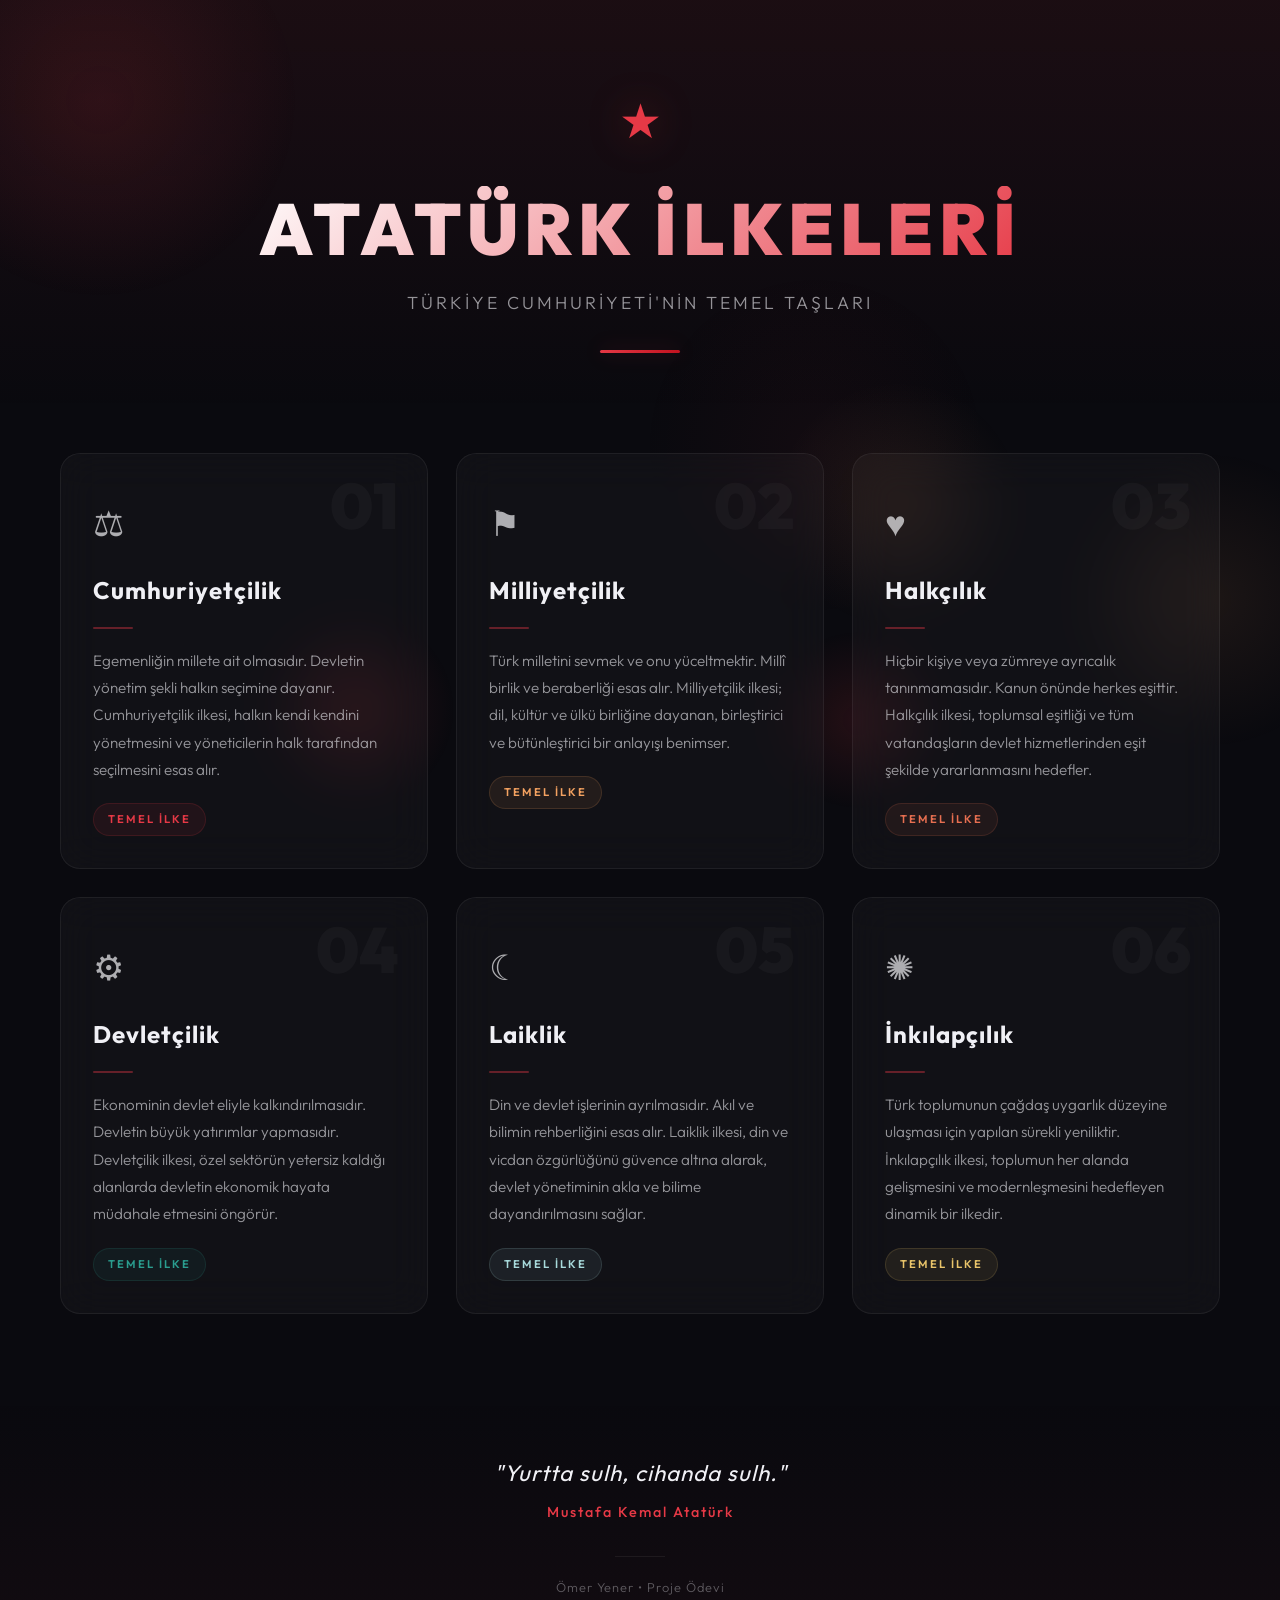
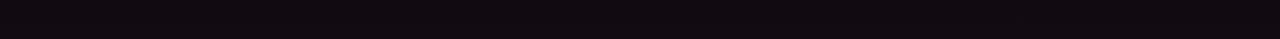
<file: Atatürk İlkeleri/index.html>
<!DOCTYPE html>
<html lang="tr">

<head>
     <meta charset="UTF-8">
     <meta name="viewport" content="width=device-width, initial-scale=1.0">
     <meta name="description"
          content="Atatürk İlkeleri - Cumhuriyetçilik, Milliyetçilik, Halkçılık, Devletçilik, Laiklik, İnkılapçılık">
     <title>Atatürk İlkeleri</title>
     <link rel="preconnect" href="https://fonts.googleapis.com">
     <link rel="preconnect" href="https://fonts.gstatic.com" crossorigin>
     <link href="https://fonts.googleapis.com/css2?family=Outfit:wght@300;400;500;600;700;800;900&display=swap"
          rel="stylesheet">
     <link rel="stylesheet" href="style.css">
</head>

<body>

     <!-- Animated Background Particles -->
     <div class="bg-particles">
          <div class="particle"></div>
          <div class="particle"></div>
          <div class="particle"></div>
          <div class="particle"></div>
          <div class="particle"></div>
          <div class="particle"></div>
     </div>

     <!-- Header -->
     <header class="header">
          <div class="header-content">
               <div class="star">&#9733;</div>
               <h1 class="title">ATATÜRK İLKELERİ</h1>
               <p class="subtitle">Türkiye Cumhuriyeti'nin temel taşları</p>
               <div class="header-line"></div>
          </div>
     </header>

     <!-- Main Content -->
     <main class="container">

          <!-- Principles Grid -->
          <div class="principles-grid">

               <!-- Cumhuriyetçilik -->
               <div class="card" id="cumhuriyetcilik">
                    <div class="card-icon">&#9878;</div>
                    <div class="card-number">01</div>
                    <h2 class="card-title">Cumhuriyetçilik</h2>
                    <div class="card-divider"></div>
                    <p class="card-text">
                         Egemenliğin millete ait olmasıdır. Devletin yönetim şekli halkın seçimine dayanır.
                         Cumhuriyetçilik ilkesi, halkın kendi kendini yönetmesini ve yöneticilerin halk tarafından
                         seçilmesini esas alır.
                    </p>
                    <div class="card-tag">Temel İlke</div>
               </div>

               <!-- Milliyetçilik -->
               <div class="card" id="milliyetcilik">
                    <div class="card-icon">&#9873;</div>
                    <div class="card-number">02</div>
                    <h2 class="card-title">Milliyetçilik</h2>
                    <div class="card-divider"></div>
                    <p class="card-text">
                         Türk milletini sevmek ve onu yüceltmektir. Millî birlik ve beraberliği esas alır.
                         Milliyetçilik ilkesi; dil, kültür ve ülkü birliğine dayanan, birleştirici ve
                         bütünleştirici bir anlayışı benimser.
                    </p>
                    <div class="card-tag">Temel İlke</div>
               </div>

               <!-- Halkçılık -->
               <div class="card" id="halkcilik">
                    <div class="card-icon">&#9829;</div>
                    <div class="card-number">03</div>
                    <h2 class="card-title">Halkçılık</h2>
                    <div class="card-divider"></div>
                    <p class="card-text">
                         Hiçbir kişiye veya zümreye ayrıcalık tanınmamasıdır. Kanun önünde herkes eşittir.
                         Halkçılık ilkesi, toplumsal eşitliği ve tüm vatandaşların devlet hizmetlerinden
                         eşit şekilde yararlanmasını hedefler.
                    </p>
                    <div class="card-tag">Temel İlke</div>
               </div>

               <!-- Devletçilik -->
               <div class="card" id="devletcilik">
                    <div class="card-icon">&#9881;</div>
                    <div class="card-number">04</div>
                    <h2 class="card-title">Devletçilik</h2>
                    <div class="card-divider"></div>
                    <p class="card-text">
                         Ekonominin devlet eliyle kalkındırılmasıdır. Devletin büyük yatırımlar yapmasıdır.
                         Devletçilik ilkesi, özel sektörün yetersiz kaldığı alanlarda devletin ekonomik
                         hayata müdahale etmesini öngörür.
                    </p>
                    <div class="card-tag">Temel İlke</div>
               </div>

               <!-- Laiklik -->
               <div class="card" id="laiklik">
                    <div class="card-icon">&#9790;</div>
                    <div class="card-number">05</div>
                    <h2 class="card-title">Laiklik</h2>
                    <div class="card-divider"></div>
                    <p class="card-text">
                         Din ve devlet işlerinin ayrılmasıdır. Akıl ve bilimin rehberliğini esas alır.
                         Laiklik ilkesi, din ve vicdan özgürlüğünü güvence altına alarak, devlet yönetiminin
                         akla ve bilime dayandırılmasını sağlar.
                    </p>
                    <div class="card-tag">Temel İlke</div>
               </div>

               <!-- İnkılapçılık -->
               <div class="card" id="inkilapcilik">
                    <div class="card-icon">&#10042;</div>
                    <div class="card-number">06</div>
                    <h2 class="card-title">İnkılapçılık</h2>
                    <div class="card-divider"></div>
                    <p class="card-text">
                         Türk toplumunun çağdaş uygarlık düzeyine ulaşması için yapılan sürekli yeniliktir.
                         İnkılapçılık ilkesi, toplumun her alanda gelişmesini ve modernleşmesini
                         hedefleyen dinamik bir ilkedir.
                    </p>
                    <div class="card-tag">Temel İlke</div>
               </div>

          </div>

     </main>

     <!-- Footer -->
     <footer class="footer">
          <div class="footer-content">
               <p class="quote">"Yurtta sulh, cihanda sulh."</p>
               <p class="author">Mustafa Kemal Atatürk</p>
               <div class="footer-line"></div>
               <p class="copyright">Ömer Yener &bull; Proje Ödevi</p>
          </div>
     </footer>

</body>

</html>
</file>
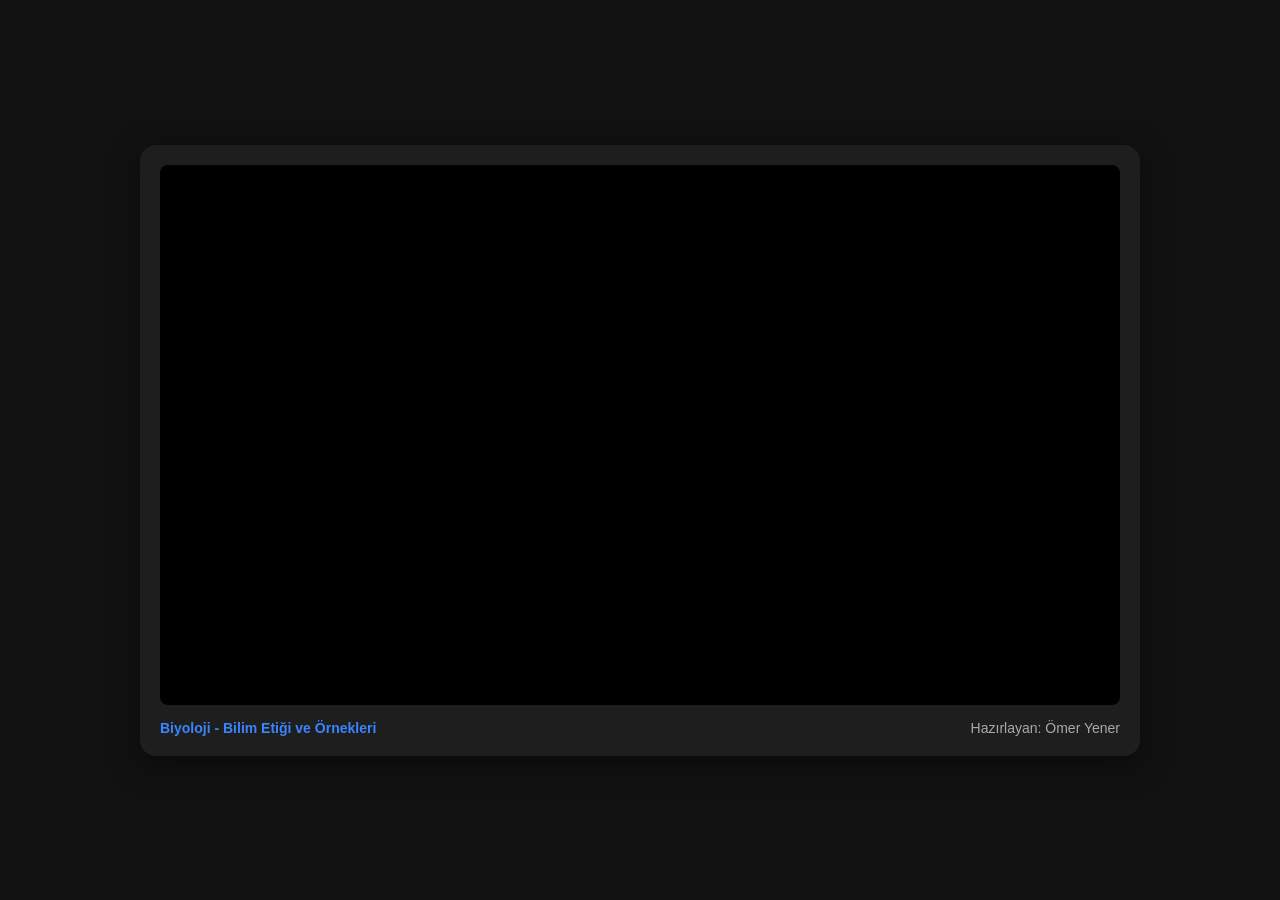
<file: Bilim Etiği/index.html>
<!DOCTYPE html>
<html lang="tr">
<head>
    <meta charset="UTF-8">
    <meta name="viewport" content="width=device-width, initial-scale=1.0">
    <title>Biyoloji - Ömer Yener</title>
    <style>
        /* Sayfa sıfırlama ve arka plan ayarları */
        body {
            margin: 0;
            padding: 0;
            background-color: #121212;
            color: #ffffff;
            font-family: 'Segoe UI', Tahoma, Geneva, Verdana, sans-serif;
            display: flex;
            flex-direction: column;
            align-items: center;
            justify-content: center;
            min-height: 100vh;
        }

        /* Oynatıcı konteyner alanı */
        .player-container {
            width: 90%;
            max-width: 1000px;
            background: #1e1e1e;
            padding: 20px;
            border-radius: 16px;
            box-shadow: 0 8px 32px rgba(0, 0, 0, 0.5);
            box-sizing: border-box;
        }

        /* Canva iframe gömme alanı (16:9 oran koruyucu) */
        .video-wrapper {
            position: relative;
            width: 100%;
            height: 0;
            padding-top: 56.25%; /* 16:9 Aspect Ratio */
            overflow: hidden;
            border-radius: 8px;
            background-color: #000;
        }

        .video-wrapper iframe {
            position: absolute;
            width: 100%;
            height: 100%;
            top: 0;
            left: 0;
            border: none;
        }

        /* Alt bilgi ve başlık alanı */
        .footer-info {
            margin-top: 15px;
            display: flex;
            justify-content: space-between;
            align-items: center;
            font-size: 14px;
        }

        .title {
            font-weight: 600;
            color: #e0e0e0;
        }

        .author {
            color: #aaaaaa;
        }

        .canva-link {
            color: #3985ff;
            text-decoration: none;
            transition: color 0.2s;
        }

        .canva-link:hover {
            text-decoration: underline;
            color: #66a3ff;
        }

        /* Mobil cihazlar için ufak font optimizasyonu */
        @media (max-width: 600px) {
            .footer-info {
                flex-direction: column;
                gap: 8px;
                text-align: center;
            }
        }
    </style>
</head>
<body>

    <div class="player-container">
        <!-- Oynatıcı Alanı -->
        <div class="video-wrapper">
            <iframe loading="lazy" src="https://www.canva.com/design/DAHYNGC5fcM/MtpwmcD8o4VK_uStEVBX3Q/view?embed" allowfullscreen="allowfullscreen" allow="fullscreen"></iframe>
        </div>
        
        <!-- Altyazı / Bilgi Alanı -->
        <div class="footer-info">
            <span class="title">
                <a class="canva-link" href="https://www.canva.com/design/DAHYNGC5fcM/MtpwmcD8o4VK_uStEVBX3Q/view?utm_content=DAHYNGC5fcM&amp;utm_campaign=designshare&amp;utm_medium=embeds&amp;utm_source=link" target="_blank" rel="noopener">Biyoloji - Bilim Etiği ve Örnekleri</a>
            </span>
            <span class="author">Hazırlayan: Ömer Yener</span>
        </div>
    </div>

</body>
</html>
</file>
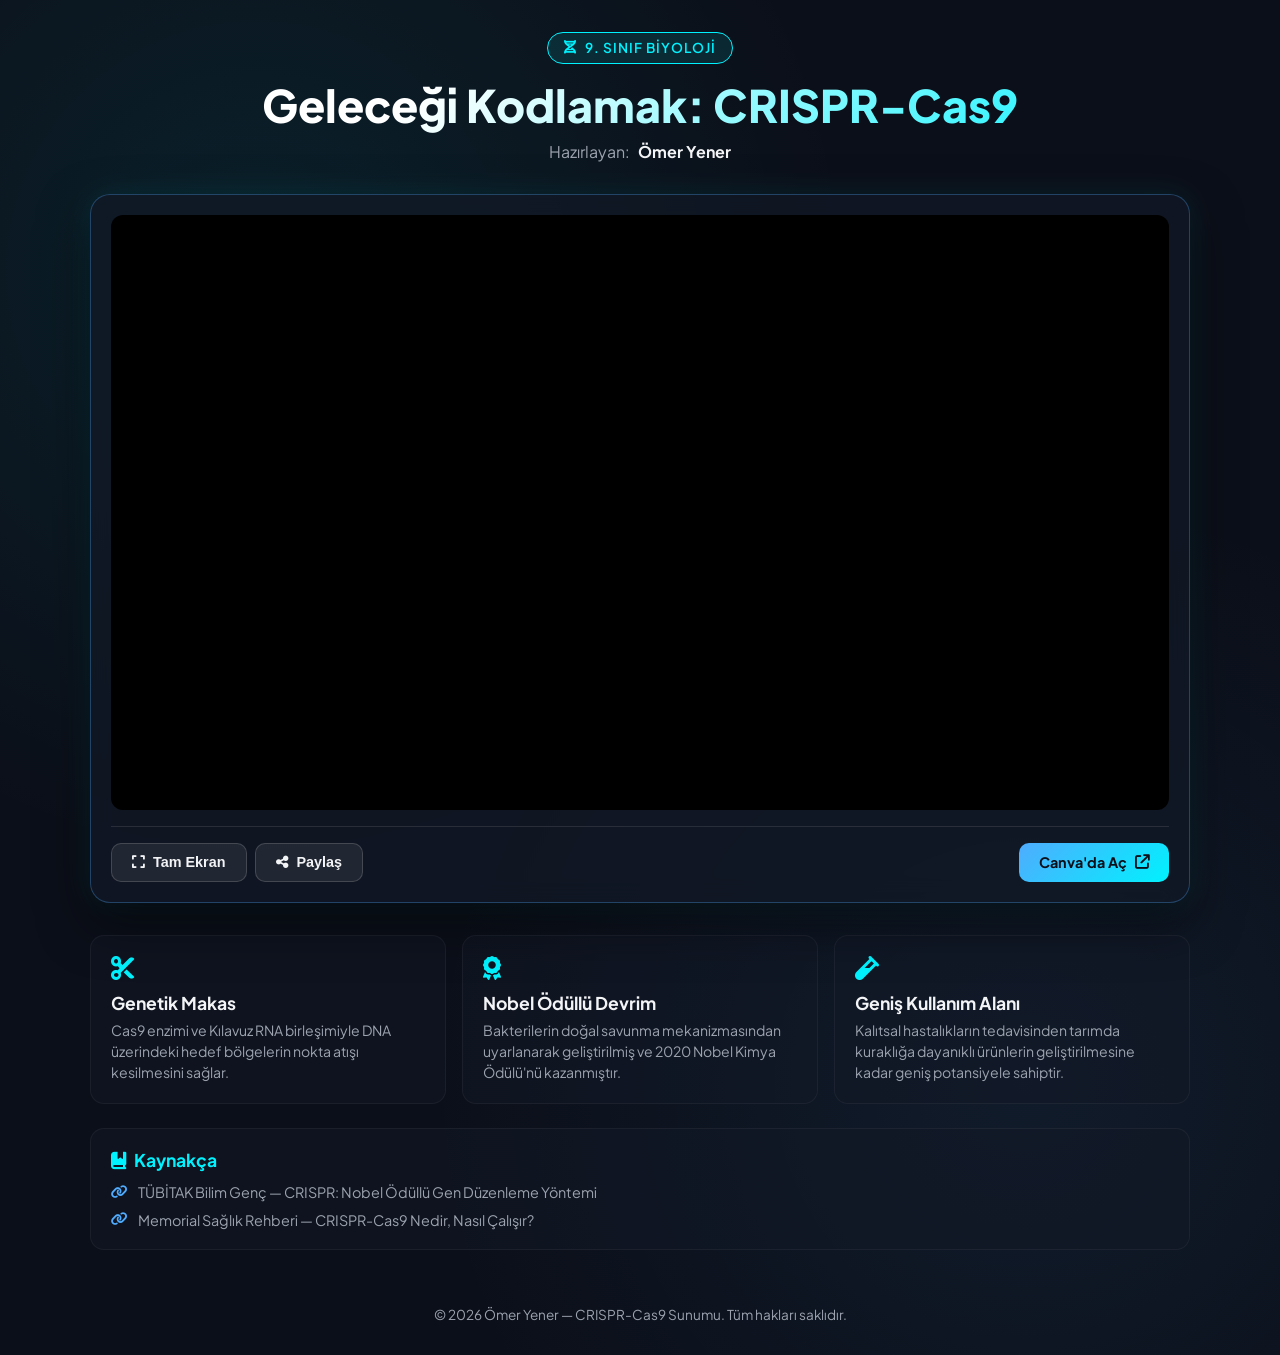
<file: CRISPR/index.html>
<!DOCTYPE html>
<html lang="tr">
<head>
    <meta charset="UTF-8">
    <meta name="viewport" content="width=device-width, initial-scale=1.0">
    <title>CRISPR-Cas9 Teknolojisi | Ömer Yener</title>
    <!-- Google Fonts & FontAwesome İkonları -->
    <link rel="preconnect" href="https://fonts.googleapis.com">
    <link rel="preconnect" href="https://fonts.gstatic.com" crossorigin>
    <link href="https://fonts.googleapis.com/css2?family=Plus+Jakarta+Sans:wght@300;400;600;800&display=swap" rel="stylesheet">
    <link rel="stylesheet" href="https://cdnjs.cloudflare.com/ajax/libs/font-awesome/6.4.0/css/all.min.css">

    <style>
        :root {
            --bg-color: #0b0f19;
            --card-bg: rgba(18, 24, 38, 0.75);
            --accent-cyan: #00f2fe;
            --accent-blue: #4facfe;
            --text-main: #f3f4f6;
            --text-muted: #9ca3af;
            --border-glow: rgba(79, 172, 254, 0.3);
        }

        * {
            box-sizing: border-box;
            margin: 0;
            padding: 0;
        }

        body {
            font-family: 'Plus Jakarta Sans', sans-serif;
            background-color: var(--bg-color);
            color: var(--text-main);
            min-height: 100vh;
            display: flex;
            flex-direction: column;
            align-items: center;
            justify-content: flex-start;
            padding: 2rem 1rem;
            background-image: 
                radial-gradient(circle at 20% 20%, rgba(0, 242, 254, 0.08) 0%, transparent 40%),
                radial-gradient(circle at 80% 80%, rgba(79, 172, 254, 0.08) 0%, transparent 40%);
        }

        .wrapper {
            width: 100%;
            max-width: 1100px;
            display: flex;
            flex-direction: column;
            gap: 1.5rem;
        }

        /* Üst Başlık & Yazar Bilgisi */
        header {
            text-align: center;
            margin-bottom: 0.5rem;
        }

        .badge {
            display: inline-flex;
            align-items: center;
            gap: 0.5rem;
            background: rgba(0, 242, 254, 0.1);
            border: 1px solid var(--accent-cyan);
            color: var(--accent-cyan);
            padding: 0.4rem 1rem;
            border-radius: 50px;
            font-size: 0.85rem;
            font-weight: 600;
            letter-spacing: 1px;
            text-transform: uppercase;
            margin-bottom: 0.75rem;
        }

        h1 {
            font-size: clamp(1.8rem, 4vw, 2.8rem);
            font-weight: 800;
            background: linear-gradient(135deg, #ffffff 30%, var(--accent-cyan) 100%);
            -webkit-background-clip: text;
            -webkit-text-fill-color: transparent;
            margin-bottom: 0.5rem;
        }

        .author-info {
            color: var(--text-muted);
            font-size: 1rem;
            display: flex;
            align-items: center;
            justify-content: center;
            gap: 0.5rem;
        }

        .author-info strong {
            color: var(--text-main);
        }

        /* Sunum Kartı / Glassmorphism */
        .presentation-card {
            background: var(--card-bg);
            border: 1px solid var(--border-glow);
            border-radius: 20px;
            padding: 1.25rem;
            backdrop-filter: blur(12px);
            box-shadow: 0 20px 50px rgba(0, 0, 0, 0.5),
                        0 0 30px rgba(0, 242, 254, 0.1);
            transition: border-color 0.3s ease;
        }

        .presentation-card:hover {
            border-color: rgba(0, 242, 254, 0.5);
        }

        .iframe-container {
            position: relative;
            width: 100%;
            height: 0;
            padding-top: 56.25%;
            overflow: hidden;
            border-radius: 12px;
            background-color: #000;
            will-change: transform;
        }

        .iframe-container iframe {
            position: absolute;
            top: 0;
            left: 0;
            width: 100%;
            height: 100%;
            border: none;
        }

        /* Alt Kontrol Barı */
        .action-bar {
            display: flex;
            justify-content: space-between;
            align-items: center;
            flex-wrap: wrap;
            gap: 1rem;
            margin-top: 1rem;
            padding-top: 1rem;
            border-top: 1px solid rgba(255, 255, 255, 0.1);
        }

        .action-btn {
            display: inline-flex;
            align-items: center;
            gap: 0.5rem;
            background: linear-gradient(135deg, var(--accent-blue), var(--accent-cyan));
            color: #0b0f19;
            text-decoration: none;
            padding: 0.65rem 1.25rem;
            border-radius: 10px;
            font-weight: 700;
            font-size: 0.9rem;
            transition: all 0.3s ease;
            border: none;
            cursor: pointer;
        }

        .action-btn:hover {
            transform: translateY(-2px);
            box-shadow: 0 5px 15px rgba(0, 242, 254, 0.4);
        }

        .action-btn.secondary {
            background: rgba(255, 255, 255, 0.08);
            color: var(--text-main);
            border: 1px solid rgba(255, 255, 255, 0.15);
        }

        .action-btn.secondary:hover {
            background: rgba(255, 255, 255, 0.15);
            box-shadow: none;
        }

        /* Bilgi Kartları */
        .info-grid {
            display: grid;
            grid-template-columns: repeat(auto-fit, minmax(280px, 1fr));
            gap: 1rem;
            margin-top: 0.5rem;
        }

        .info-card {
            background: rgba(18, 24, 38, 0.5);
            border: 1px solid rgba(255, 255, 255, 0.05);
            border-radius: 14px;
            padding: 1.25rem;
        }

        .info-card i {
            font-size: 1.5rem;
            color: var(--accent-cyan);
            margin-bottom: 0.75rem;
        }

        .info-card h3 {
            font-size: 1.1rem;
            margin-bottom: 0.4rem;
        }

        .info-card p {
            font-size: 0.88rem;
            color: var(--text-muted);
            line-height: 1.5;
        }

        /* Kaynakça Kartı */
        .references-card {
            background: rgba(18, 24, 38, 0.5);
            border: 1px solid rgba(255, 255, 255, 0.05);
            border-radius: 14px;
            padding: 1.25rem;
        }

        .references-card h3 {
            font-size: 1.1rem;
            margin-bottom: 0.75rem;
            display: flex;
            align-items: center;
            gap: 0.5rem;
            color: var(--accent-cyan);
        }

        .ref-list {
            list-style: none;
            display: flex;
            flex-direction: column;
            gap: 0.6rem;
        }

        .ref-list li {
            display: flex;
            align-items: center;
            gap: 0.6rem;
            font-size: 0.9rem;
        }

        .ref-list li i {
            color: var(--accent-blue);
            font-size: 0.85rem;
        }

        .ref-list a {
            color: var(--text-muted);
            text-decoration: none;
            transition: all 0.2s ease;
            word-break: break-all;
        }

        .ref-list a:hover {
            color: var(--accent-cyan);
            text-decoration: underline;
        }

        /* Footer */
        footer {
            margin-top: 2rem;
            text-align: center;
            font-size: 0.85rem;
            color: var(--text-muted);
        }

        @media (max-width: 600px) {
            .action-bar {
                flex-direction: column;
                align-items: stretch;
            }
            .action-btn {
                justify-content: center;
            }
        }
    </style>
</head>
<body>

    <div class="wrapper">
        <!-- Header -->
        <header>
            <div class="badge">
                <i class="fa-solid fa-dna"></i> 9. Sınıf Biyoloji
            </div>
            <h1>Geleceği Kodlamak: CRISPR-Cas9</h1>
            <div class="author-info">
                <span>Hazırlayan:</span>
                <strong>Ömer Yener</strong>
            </div>
        </header>

        <!-- Presentation Container -->
        <main class="presentation-card">
            <div class="iframe-container" id="embedContainer">
                <iframe loading="lazy" 
                        src="https://www.canva.com/design/DAHVYlVvUQc/Zrb_25TP2wc46DlgSxRV9w/view?embed" 
                        allowfullscreen="allowfullscreen" 
                        allow="fullscreen">
                </iframe>
            </div>

            <div class="action-bar">
                <div style="display: flex; gap: 0.5rem;">
                    <button class="action-btn secondary" onclick="toggleFullscreen()">
                        <i class="fa-solid fa-expand"></i> Tam Ekran
                    </button>
                    <button class="action-btn secondary" onclick="copyShareLink()">
                        <i class="fa-solid fa-share-nodes"></i> Paylaş
                    </button>
                </div>
                
                <a href="https://www.canva.com/design/DAHVYlVvUQc/Zrb_25TP2wc46DlgSxRV9w/view?utm_content=DAHVYlVvUQc&utm_campaign=designshare&utm_medium=embeds&utm_source=link" 
                   target="_blank" 
                   rel="noopener" 
                   class="action-btn">
                    Canva'da Aç <i class="fa-solid fa-arrow-up-right-from-square"></i>
                </a>
            </div>
        </main>

        <!-- Topic Info Grid -->
        <section class="info-grid">
            <div class="info-card">
                <i class="fa-solid fa-scissors"></i>
                <h3>Genetik Makas</h3>
                <p>Cas9 enzimi ve Kılavuz RNA birleşimiyle DNA üzerindeki hedef bölgelerin nokta atışı kesilmesini sağlar.</p>
            </div>
            <div class="info-card">
                <i class="fa-solid fa-award"></i>
                <h3>Nobel Ödüllü Devrim</h3>
                <p>Bakterilerin doğal savunma mekanizmasından uyarlanarak geliştirilmiş ve 2020 Nobel Kimya Ödülü'nü kazanmıştır.</p>
            </div>
            <div class="info-card">
                <i class="fa-solid fa-vial"></i>
                <h3>Geniş Kullanım Alanı</h3>
                <p>Kalıtsal hastalıkların tedavisinden tarımda kuraklığa dayanıklı ürünlerin geliştirilmesine kadar geniş potansiyele sahiptir.</p>
            </div>
        </section>

        <!-- Kaynakça Bölümü -->
        <section class="references-card">
            <h3><i class="fa-solid fa-book-bookmark"></i> Kaynakça</h3>
            <ul class="ref-list">
                <li>
                    <i class="fa-solid fa-link"></i>
                    <a href="https://bilimgenc.tubitak.gov.tr/makale/crispr-nobel-odullu-gen-duzenleme-yontemi" target="_blank" rel="noopener">
                        TÜBİTAK Bilim Genç — CRISPR: Nobel Ödüllü Gen Düzenleme Yöntemi
                    </a>
                </li>
                <li>
                    <i class="fa-solid fa-link"></i>
                    <a href="https://www.memorial.com.tr/saglik-rehberi/crispr-cas9-nedir" target="_blank" rel="noopener">
                        Memorial Sağlık Rehberi — CRISPR-Cas9 Nedir, Nasıl Çalışır?
                    </a>
                </li>
            </ul>
        </section>

        <!-- Footer -->
        <footer>
            <p>© 2026 Ömer Yener — CRISPR-Cas9 Sunumu. Tüm hakları saklıdır.</p>
        </footer>
    </div>

    <script>
        function toggleFullscreen() {
            const container = document.getElementById('embedContainer');
            if (!document.fullscreenElement) {
                if (container.requestFullscreen) {
                    container.requestFullscreen();
                } else if (container.webkitRequestFullscreen) {
                    container.webkitRequestFullscreen();
                } else if (container.msRequestFullscreen) {
                    container.msRequestFullscreen();
                }
            } else {
                if (document.exitFullscreen) {
                    document.exitFullscreen();
                }
            }
        }

        function copyShareLink() {
            navigator.clipboard.writeText(window.location.href).then(() => {
                alert('Sayfa bağlantısı kopyalandı!');
            }).catch(err => {
                console.error('Kopyalama başarısız: ', err);
            });
        }
    </script>
</body>
</html>
</file>
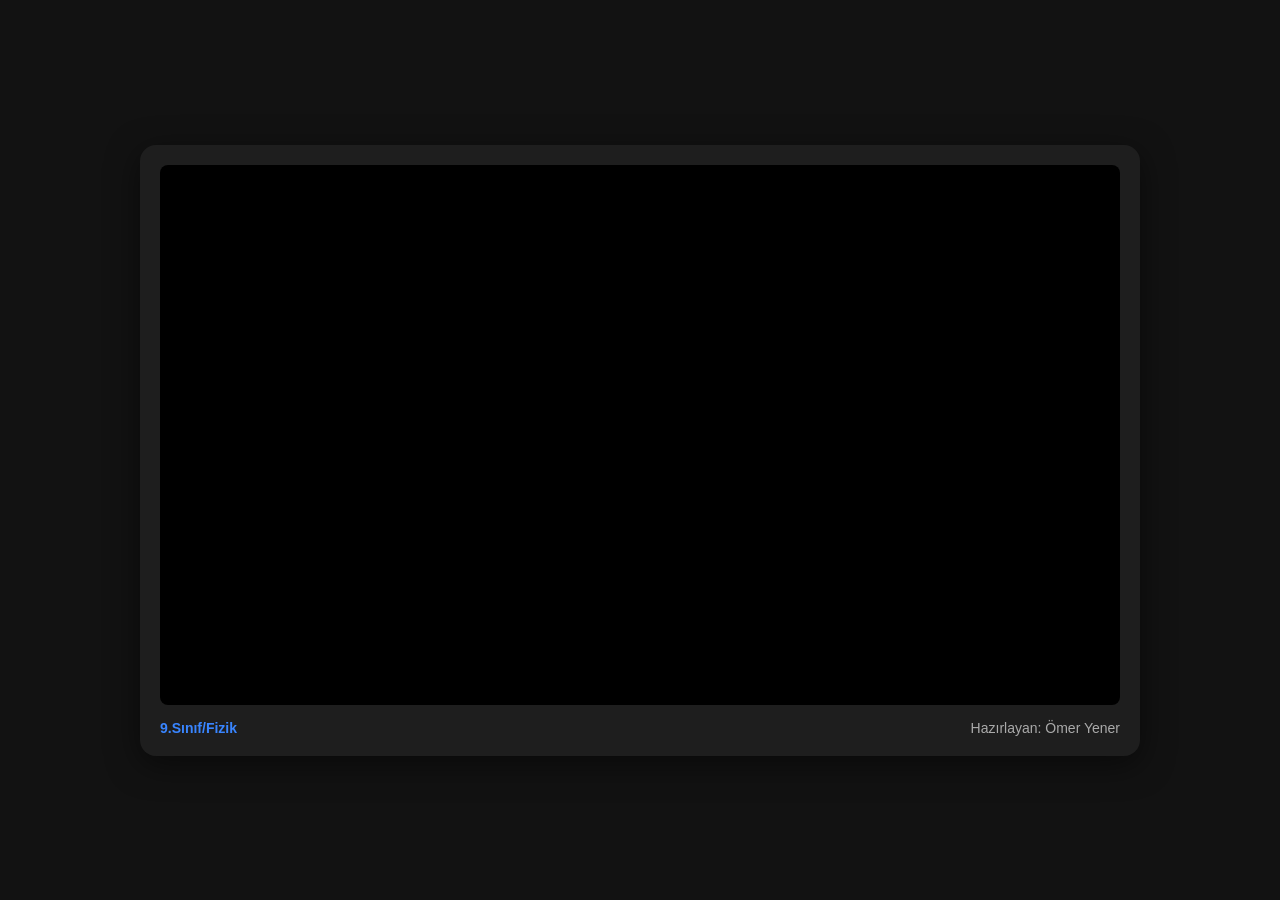
<file: Newton/index.html>
<!DOCTYPE html>
<html lang="tr">
<head>
    <meta charset="UTF-8">
    <meta name="viewport" content="width=device-width, initial-scale=1.0">
    <title>9. Sınıf Fizik - Ömer Yener</title>
    <style>
        /* Sayfa sıfırlama ve arka plan ayarları */
        body {
            margin: 0;
            padding: 0;
            background-color: #121212;
            color: #ffffff;
            font-family: 'Segoe UI', Tahoma, Geneva, Verdana, sans-serif;
            display: flex;
            flex-direction: column;
            align-items: center;
            justify-content: center;
            min-height: 100vh;
        }

        /* Oynatıcı konteyner alanı */
        .player-container {
            width: 90%;
            max-width: 1000px;
            background: #1e1e1e;
            padding: 20px;
            border-radius: 16px;
            box-shadow: 0 8px 32px rgba(0, 0, 0, 0.5);
            box-sizing: border-box;
        }

        /* Canva iframe gömme alanı (16:9 oran koruyucu) */
        .video-wrapper {
            position: relative;
            width: 100%;
            height: 0;
            padding-top: 56.25%; /* 16:9 Aspect Ratio */
            overflow: hidden;
            border-radius: 8px;
            background-color: #000;
        }

        .video-wrapper iframe {
            position: absolute;
            width: 100%;
            height: 100%;
            top: 0;
            left: 0;
            border: none;
        }

        /* Alt bilgi ve başlık alanı */
        .footer-info {
            margin-top: 15px;
            display: flex;
            justify-content: space-between;
            align-items: center;
            font-size: 14px;
        }

        .title {
            font-weight: 600;
            color: #e0e0e0;
        }

        .author {
            color: #aaaaaa;
        }

        .canva-link {
            color: #3985ff;
            text-decoration: none;
            transition: color 0.2s;
        }

        .canva-link:hover {
            text-decoration: underline;
            color: #66a3ff;
        }

        /* Mobil cihazlar için ufak font optimizasyonu */
        @media (max-width: 600px) {
            .footer-info {
                flex-direction: column;
                gap: 8px;
                text-align: center;
            }
        }
    </style>
</head>
<body>

    <div class="player-container">
        <!-- Oynatıcı Alanı -->
        <div class="video-wrapper">
            <iframe loading="lazy" src="https://www.canva.com/design/DAHXJ9dxlRs/Ub0UR2V1MFTTS6cOT84Q3Q/view?embed" allowfullscreen="allowfullscreen" allow="fullscreen"></iframe>
        </div>
        
        <!-- Altyazı / Bilgi Alanı -->
        <div class="footer-info">
            <span class="title">
                <a class="canva-link" href="https://canva.com" target="_blank" rel="noopener">9.Sınıf/Fizik</a>
            </span>
            <span class="author">Hazırlayan: Ömer Yener</span>
        </div>
    </div>

</body>
</html>
</file>
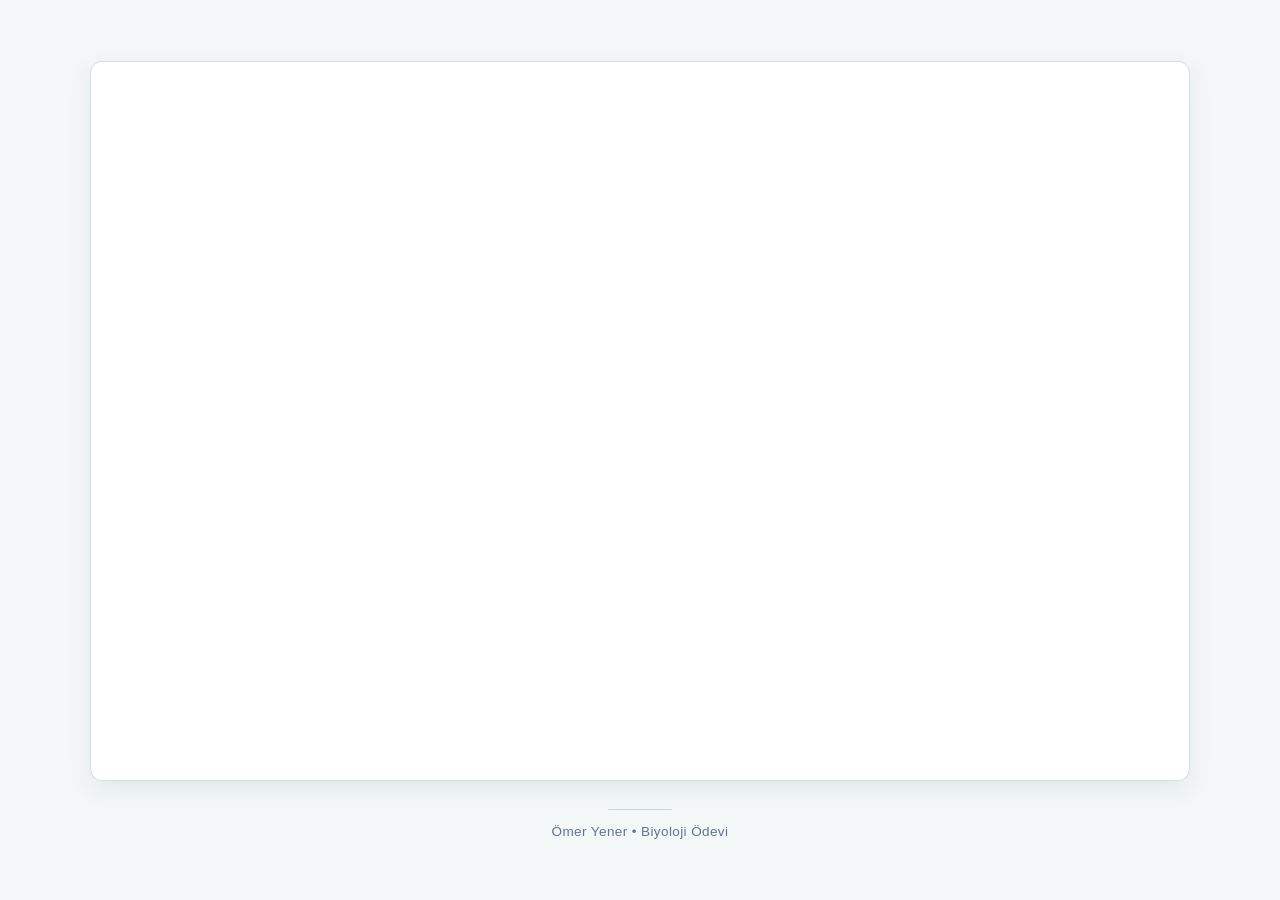
<file: Virüsler Zihin Haritası/index.html>
<!DOCTYPE html>
<html lang="tr">

<head>
  <meta charset="UTF-8">
  <meta name="viewport" content="width=device-width, initial-scale=1.0">
  <title>Virüsler - Zihin Haritası</title>
  <style>
    * {
      box-sizing: border-box;
      margin: 0;
      padding: 0;
    }

    body {
      background-color: #f4f7f8;
      display: flex;
      flex-direction: column;
      justify-content: center;
      align-items: center;
      min-height: 100vh;
      padding: 24px 20px;
      font-family: -apple-system, BlinkMacSystemFont, "Segoe UI", Roboto, sans-serif;
    }

    .iframe-container {
      width: 100%;
      max-width: 1100px;
      height: 80vh;
      min-height: 580px;
      background-color: #ffffff;
      border: 1px solid #d1e0e2;
      border-radius: 12px;
      box-shadow: 0 8px 24px rgba(19, 70, 73, 0.08);
      overflow: hidden;
      /* Taşan alt çubuğu gizler */
      position: relative;
    }

    .iframe-container iframe {
      width: 100%;
      height: calc(100% + 50px);
      /* Alt çubuk yüksekliği kadar aşağı uzatır */
      border: none;
      display: block;
    }

    /* Alt Bilgi (Footer) Alanı */
    .footer {
      margin-top: 28px;
      display: flex;
      flex-direction: column;
      align-items: center;
      gap: 14px;
    }

    .footer-line {
      width: 64px;
      height: 1.5px;
      background-color: #cbd5e1;
      border-radius: 2px;
    }

    .footer-text {
      font-size: 13.5px;
      font-weight: 500;
      color: #64748b;
      letter-spacing: 0.4px;
    }
  </style>
</head>

<body>

  <div class="iframe-container">
    <iframe src="https://app.xmind.com/embed/LSsKgeTE?sheet-id=59fb78ea-077c-4b42-8681-b2e147528de7"
      allowfullscreen="true" loading="lazy">
    </iframe>
  </div>

  <footer class="footer">
    <div class="footer-line"></div>
    <p class="footer-text">Ömer Yener • Biyoloji Ödevi</p>
  </footer>

</body>

</html>
</file>
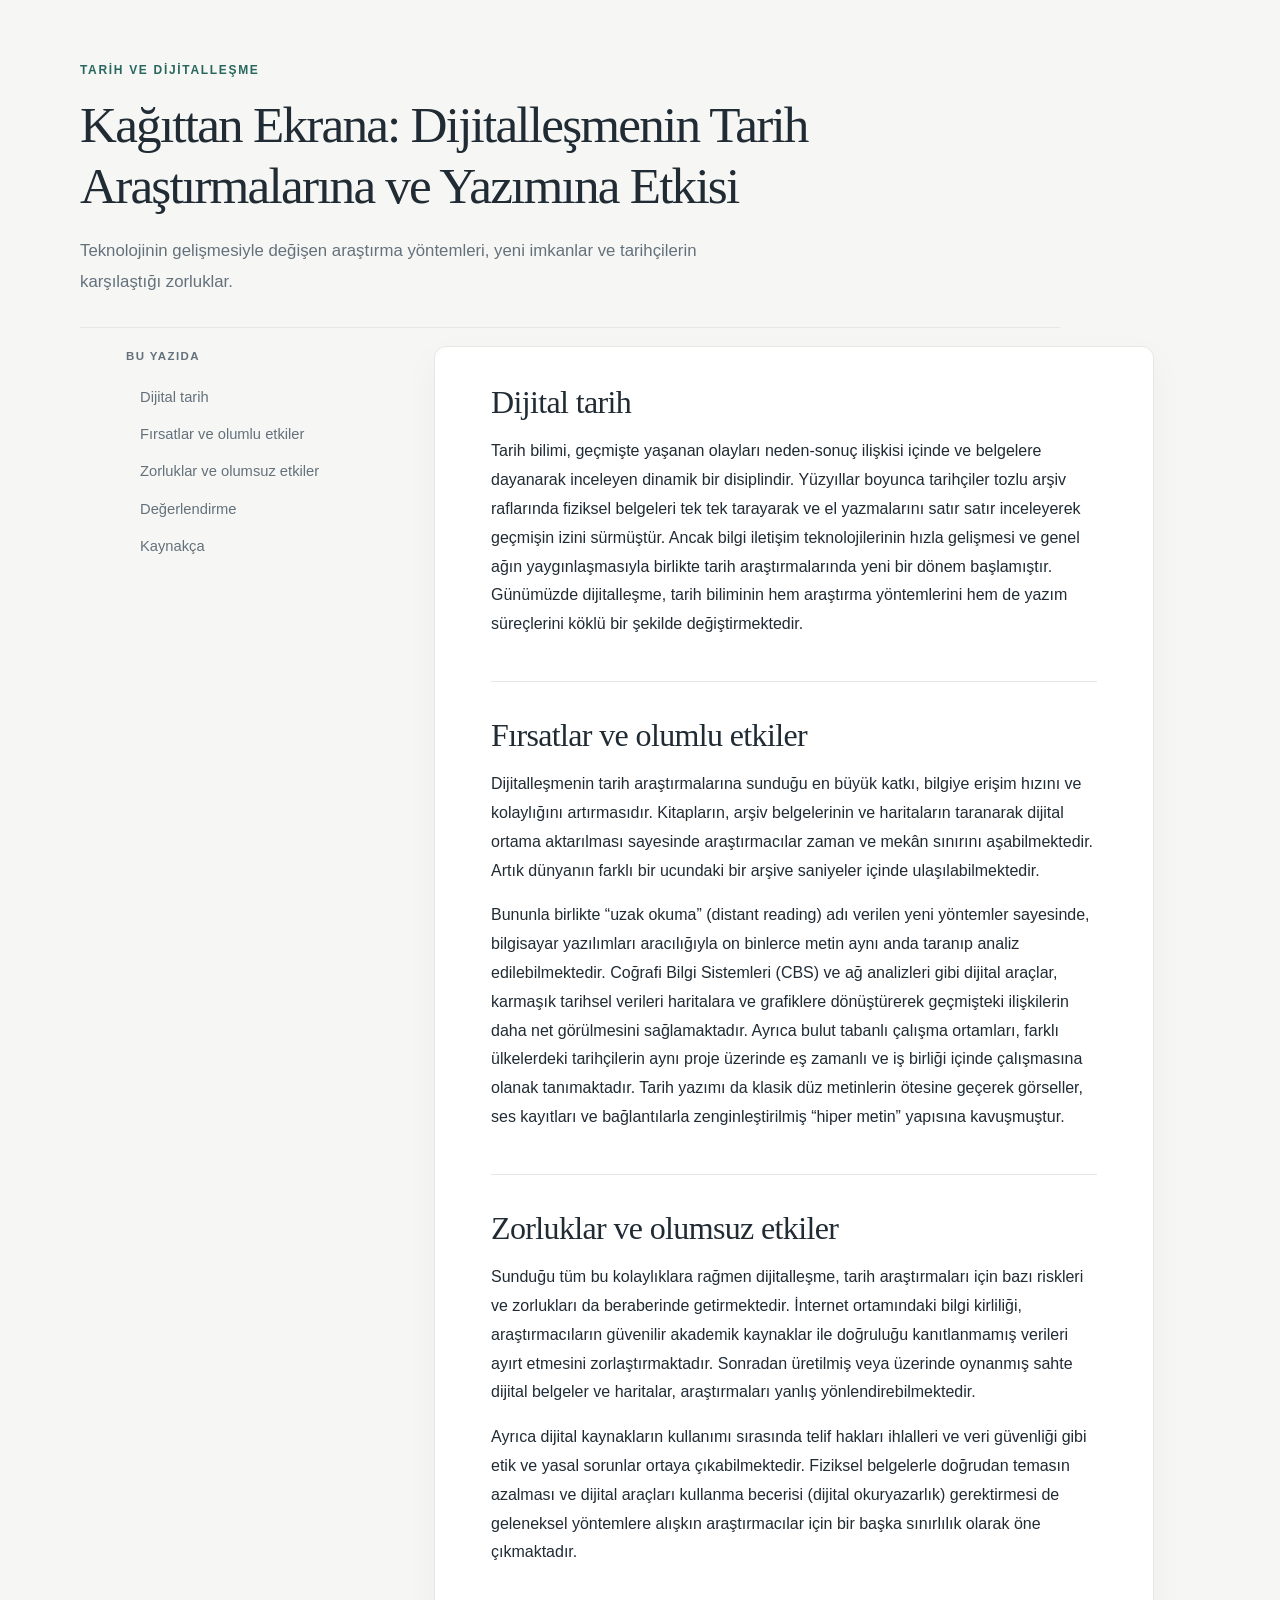
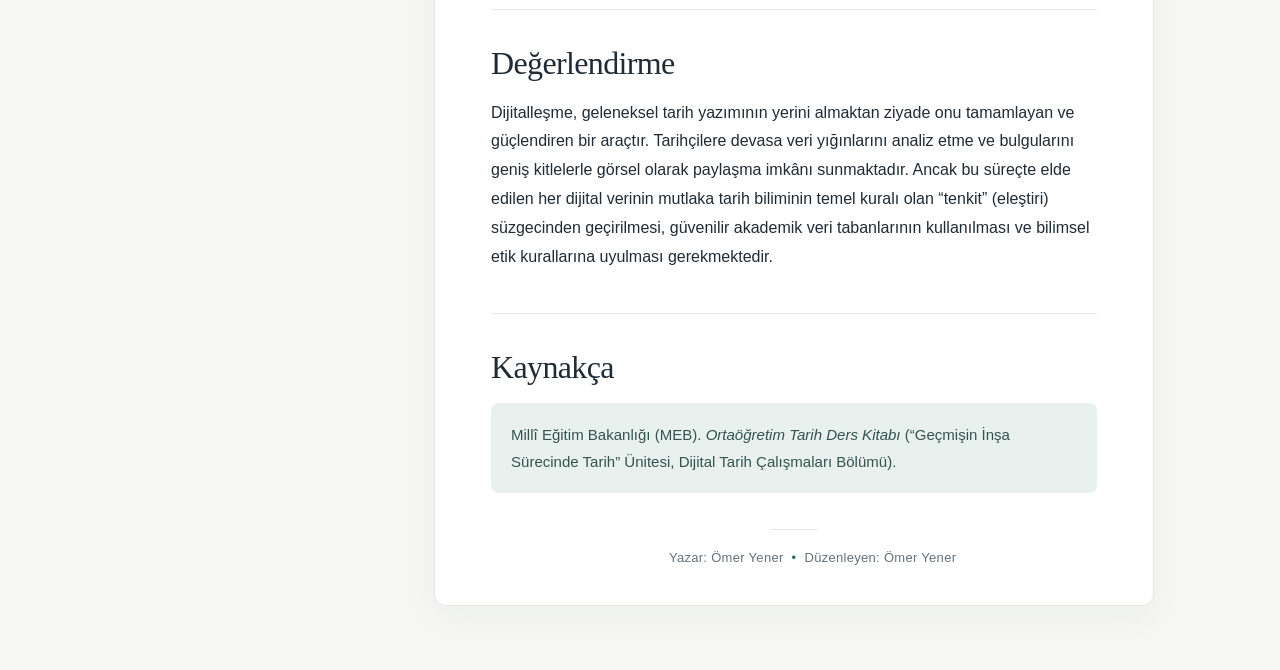
<file: Bloglar/tarih-ve-dijitallesme/index.html>
<!DOCTYPE html>
<html lang="tr">

<head>
  <meta charset="UTF-8">
  <meta name="viewport" content="width=device-width, initial-scale=1.0">
  <meta name="theme-color" content="#f6f7f5">
  <meta name="description" content="Dijitalleşmenin tarih araştırmalarına ve tarih yazımına etkileri.">
  <title>Tarih ve Dijitalleşme</title>
  <style>
    :root {
      color-scheme: light;
      --paper: #f6f7f5;
      --surface: #ffffff;
      --ink: #202b34;
      --muted: #64717b;
      --accent: #28665d;
      --accent-soft: #e8f1ed;
      --line: #e4e9e6;
      --serif: Georgia, "Times New Roman", serif;
      --sans: "Segoe UI", Arial, sans-serif;
    }

    * {
      box-sizing: border-box;
    }

    html {
      scroll-behavior: smooth;
      scroll-padding-top: 2rem;
    }

    body {
      margin: 0;
      background: var(--paper);
      color: var(--ink);
      font-family: var(--sans);
      font-size: 16px;
      line-height: 1.8;
      -webkit-font-smoothing: antialiased;
    }

    a {
      color: inherit;
    }

    .page {
      width: min(1120px, calc(100% - 48px));
      margin: 0 auto;
      padding: 48px 0 64px;
    }

    .eyebrow {
      margin: 0 0 12px;
      color: var(--accent);
      font-size: 0.75rem;
      font-weight: 700;
      letter-spacing: 0.14em;
      text-transform: uppercase;
    }

    .hero {
      max-width: 980px;
      margin: 0;
      padding: 12px 0 30px;
      border-bottom: 1px solid var(--line);
    }

    h1,
    h2 {
      font-family: var(--serif);
      font-weight: 500;
      line-height: 1.2;
    }

    h1 {
      max-width: 920px;
      margin: 0;
      font-size: clamp(2.1rem, 4vw, 3.25rem);
      letter-spacing: -0.035em;
      text-wrap: balance;
    }

    .hero-intro {
      max-width: 680px;
      margin: 20px 0 0;
      color: var(--muted);
      font-size: 1.05rem;
    }

    .layout {
      display: grid;
      grid-template-columns: 220px minmax(0, 720px);
      justify-content: center;
      gap: clamp(32px, 7vw, 88px);
      align-items: start;
    }

    .contents {
      position: sticky;
      top: 28px;
      padding: 18px 0;
      min-width: 0;
    }

    .contents-title {
      margin: 0 0 12px;
      color: var(--muted);
      font-size: 0.72rem;
      font-weight: 700;
      letter-spacing: 0.12em;
      text-transform: uppercase;
    }

    .contents ul {
      margin: 0;
      padding: 0;
      list-style: none;
    }

    .contents a {
      display: block;
      padding: 8px 12px;
      border-left: 2px solid transparent;
      color: var(--muted);
      font-size: 0.92rem;
      line-height: 1.45;
      text-decoration: none;
      transition: color 160ms ease, background-color 160ms ease, border-color 160ms ease;
    }

    .contents a:hover,
    .contents a:focus-visible {
      border-left-color: var(--accent);
      background: var(--accent-soft);
      color: var(--accent);
      outline: none;
    }

    main {
      margin-top: 18px;
      min-width: 0;
    }

    .article {
      padding: 36px clamp(24px, 5vw, 56px);
      border: 1px solid var(--line);
      border-radius: 12px;
      background: var(--surface);
      box-shadow: 0 12px 36px rgb(28 43 37 / 4%);
    }

    .article section+section {
      margin-top: 42px;
      padding-top: 34px;
      border-top: 1px solid var(--line);
    }

    h2 {
      margin: 0 0 16px;
      font-size: clamp(1.55rem, 3vw, 2rem);
      letter-spacing: -0.02em;
      scroll-margin-top: 24px;
    }

    p {
      margin: 0 0 16px;
    }

    p:last-child {
      margin-bottom: 0;
    }

    .source {
      padding: 18px 20px;
      border-radius: 8px;
      background: var(--accent-soft);
      color: #35544d;
      font-size: 0.94rem;
    }

    .source-label {
      display: block;
      margin-bottom: 4px;
      color: var(--accent);
      font-size: 0.7rem;
      font-weight: 700;
      letter-spacing: 0.12em;
      text-transform: uppercase;
    }

    @media (max-width: 760px) {
      .page {
        width: min(100% - 32px, 680px);
        padding-top: 28px;
      }

      .hero {
        margin-bottom: 22px;
      }

      .layout {
        grid-template-columns: 1fr;
        gap: 12px;
      }

      .contents {
        position: static;
        padding: 0 0 8px;
      }

      .contents ul {
        display: flex;
        flex-wrap: wrap;
        gap: 8px;
        max-width: 100%;
        padding-bottom: 8px;
      }

      .contents li {
        flex: 0 0 auto;
      }

      .contents a {
        padding: 8px 11px;
        border: 1px solid var(--line);
        border-radius: 999px;
        background: var(--surface);
        font-size: 0.84rem;
        white-space: nowrap;
      }

      .contents a:hover,
      .contents a:focus-visible {
        border-color: var(--accent);
      }

      .article {
        padding: 28px 22px;
      }
    }

    @media (prefers-reduced-motion: reduce) {
      html {
        scroll-behavior: auto;
      }

      *,
      *::before,
      *::after {
        transition-duration: 0.01ms !important;
      }
    }

    .article-footer {
      margin-top: 36px;
      text-align: center;
      color: var(--muted);
      font-size: 13px;
      font-weight: 500;
      letter-spacing: 0.3px;
    }

    .footer-divider {
      border: none;
      height: 1px;
      background: var(--line);
      width: 48px;
      margin: 0 auto 16px;
    }

    .footer-authors {
      display: flex;
      justify-content: center;
      align-items: center;
      gap: 8px;
    }

    .author-left {
      flex: 1;
      text-align: right;
    }

    .author-separator {
      flex: 0 0 auto;
      color: var(--accent);
    }

    .author-right {
      flex: 1;
      text-align: left;
    }
  </style>
</head>

<body>
  <div class="page">
    <header class="hero">
      <p class="eyebrow">Tarih ve dijitalleşme</p>
      <h1>Kağıttan Ekrana: Dijitalleşmenin Tarih Araştırmalarına ve Yazımına Etkisi</h1>
      <p class="hero-intro">
        Teknolojinin gelişmesiyle değişen araştırma yöntemleri, yeni imkanlar ve tarihçilerin karşılaştığı zorluklar.
      </p>
    </header>

    <div class="layout">
      <nav class="contents" aria-label="Sayfa bölümleri">
        <p class="contents-title">Bu yazıda</p>
        <ul>
          <li><a href="#giris">Dijital tarih</a></li>
          <li><a href="#firsatlar">Fırsatlar ve olumlu etkiler</a></li>
          <li><a href="#zorluklar">Zorluklar ve olumsuz etkiler</a></li>
          <li><a href="#degerlendirme">Değerlendirme</a></li>
          <li><a href="#kaynakca">Kaynakça</a></li>
        </ul>
      </nav>

      <main>
        <article class="article">
          <section id="giris" aria-labelledby="giris-baslik">
            <h2 id="giris-baslik">Dijital tarih</h2>
            <p>
              Tarih bilimi, geçmişte yaşanan olayları neden-sonuç ilişkisi içinde ve belgelere dayanarak inceleyen
              dinamik
              bir disiplindir. Yüzyıllar boyunca tarihçiler tozlu arşiv raflarında fiziksel belgeleri tek tek tarayarak
              ve
              el yazmalarını satır satır inceleyerek geçmişin izini sürmüştür. Ancak bilgi iletişim teknolojilerinin
              hızla
              gelişmesi ve genel ağın yaygınlaşmasıyla birlikte tarih araştırmalarında yeni bir dönem başlamıştır.
              Günümüzde dijitalleşme, tarih biliminin hem araştırma yöntemlerini hem de yazım süreçlerini köklü bir
              şekilde
              değiştirmektedir.
            </p>
          </section>

          <section id="firsatlar" aria-labelledby="firsatlar-baslik">
            <h2 id="firsatlar-baslik">Fırsatlar ve olumlu etkiler</h2>
            <p>
              Dijitalleşmenin tarih araştırmalarına sunduğu en büyük katkı, bilgiye erişim hızını ve kolaylığını
              artırmasıdır. Kitapların, arşiv belgelerinin ve haritaların taranarak dijital ortama aktarılması sayesinde
              araştırmacılar zaman ve mekân sınırını aşabilmektedir. Artık dünyanın farklı bir ucundaki bir arşive
              saniyeler içinde ulaşılabilmektedir.
            </p>
            <p>
              Bununla birlikte “uzak okuma” (distant reading) adı verilen yeni yöntemler sayesinde, bilgisayar
              yazılımları
              aracılığıyla on binlerce metin aynı anda taranıp analiz edilebilmektedir. Coğrafi Bilgi Sistemleri (CBS)
              ve
              ağ analizleri gibi dijital araçlar, karmaşık tarihsel verileri haritalara ve grafiklere dönüştürerek
              geçmişteki ilişkilerin daha net görülmesini sağlamaktadır. Ayrıca bulut tabanlı çalışma ortamları, farklı
              ülkelerdeki tarihçilerin aynı proje üzerinde eş zamanlı ve iş birliği içinde çalışmasına olanak
              tanımaktadır.
              Tarih yazımı da klasik düz metinlerin ötesine geçerek görseller, ses kayıtları ve bağlantılarla
              zenginleştirilmiş “hiper metin” yapısına kavuşmuştur.
            </p>
          </section>

          <section id="zorluklar" aria-labelledby="zorluklar-baslik">
            <h2 id="zorluklar-baslik">Zorluklar ve olumsuz etkiler</h2>
            <p>
              Sunduğu tüm bu kolaylıklara rağmen dijitalleşme, tarih araştırmaları için bazı riskleri ve zorlukları da
              beraberinde getirmektedir. İnternet ortamındaki bilgi kirliliği, araştırmacıların güvenilir akademik
              kaynaklar ile doğruluğu kanıtlanmamış verileri ayırt etmesini zorlaştırmaktadır. Sonradan üretilmiş veya
              üzerinde oynanmış sahte dijital belgeler ve haritalar, araştırmaları yanlış yönlendirebilmektedir.
            </p>
            <p>
              Ayrıca dijital kaynakların kullanımı sırasında telif hakları ihlalleri ve veri güvenliği gibi etik ve
              yasal
              sorunlar ortaya çıkabilmektedir. Fiziksel belgelerle doğrudan temasın azalması ve dijital araçları
              kullanma
              becerisi (dijital okuryazarlık) gerektirmesi de geleneksel yöntemlere alışkın araştırmacılar için bir
              başka
              sınırlılık olarak öne çıkmaktadır.
            </p>
          </section>

          <section id="degerlendirme" aria-labelledby="degerlendirme-baslik">
            <h2 id="degerlendirme-baslik">Değerlendirme</h2>
            <p>
              Dijitalleşme, geleneksel tarih yazımının yerini almaktan ziyade onu tamamlayan ve güçlendiren bir araçtır.
              Tarihçilere devasa veri yığınlarını analiz etme ve bulgularını geniş kitlelerle görsel olarak paylaşma
              imkânı
              sunmaktadır. Ancak bu süreçte elde edilen her dijital verinin mutlaka tarih biliminin temel kuralı olan
              “tenkit” (eleştiri) süzgecinden geçirilmesi, güvenilir akademik veri tabanlarının kullanılması ve bilimsel
              etik kurallarına uyulması gerekmektedir.
            </p>
          </section>

          <section id="kaynakca" aria-labelledby="kaynakca-baslik">
            <h2 id="kaynakca-baslik">Kaynakça</h2>
            <p class="source">
              Millî Eğitim Bakanlığı (MEB). <em>Ortaöğretim Tarih Ders Kitabı</em> (“Geçmişin İnşa Sürecinde Tarih”
              Ünitesi, Dijital Tarih Çalışmaları Bölümü).
            </p>
          </section>
          <div class="article-footer">
            <hr class="footer-divider">
            <div class="footer-authors">
              <div class="author-left">Yazar: Ömer Yener</div>
              <div class="author-separator">•</div>
              <div class="author-right">Düzenleyen: Ömer Yener</div>
            </div>
          </div>
        </article>
      </main>
    </div>
  </div>
</body>

</html>
</file>
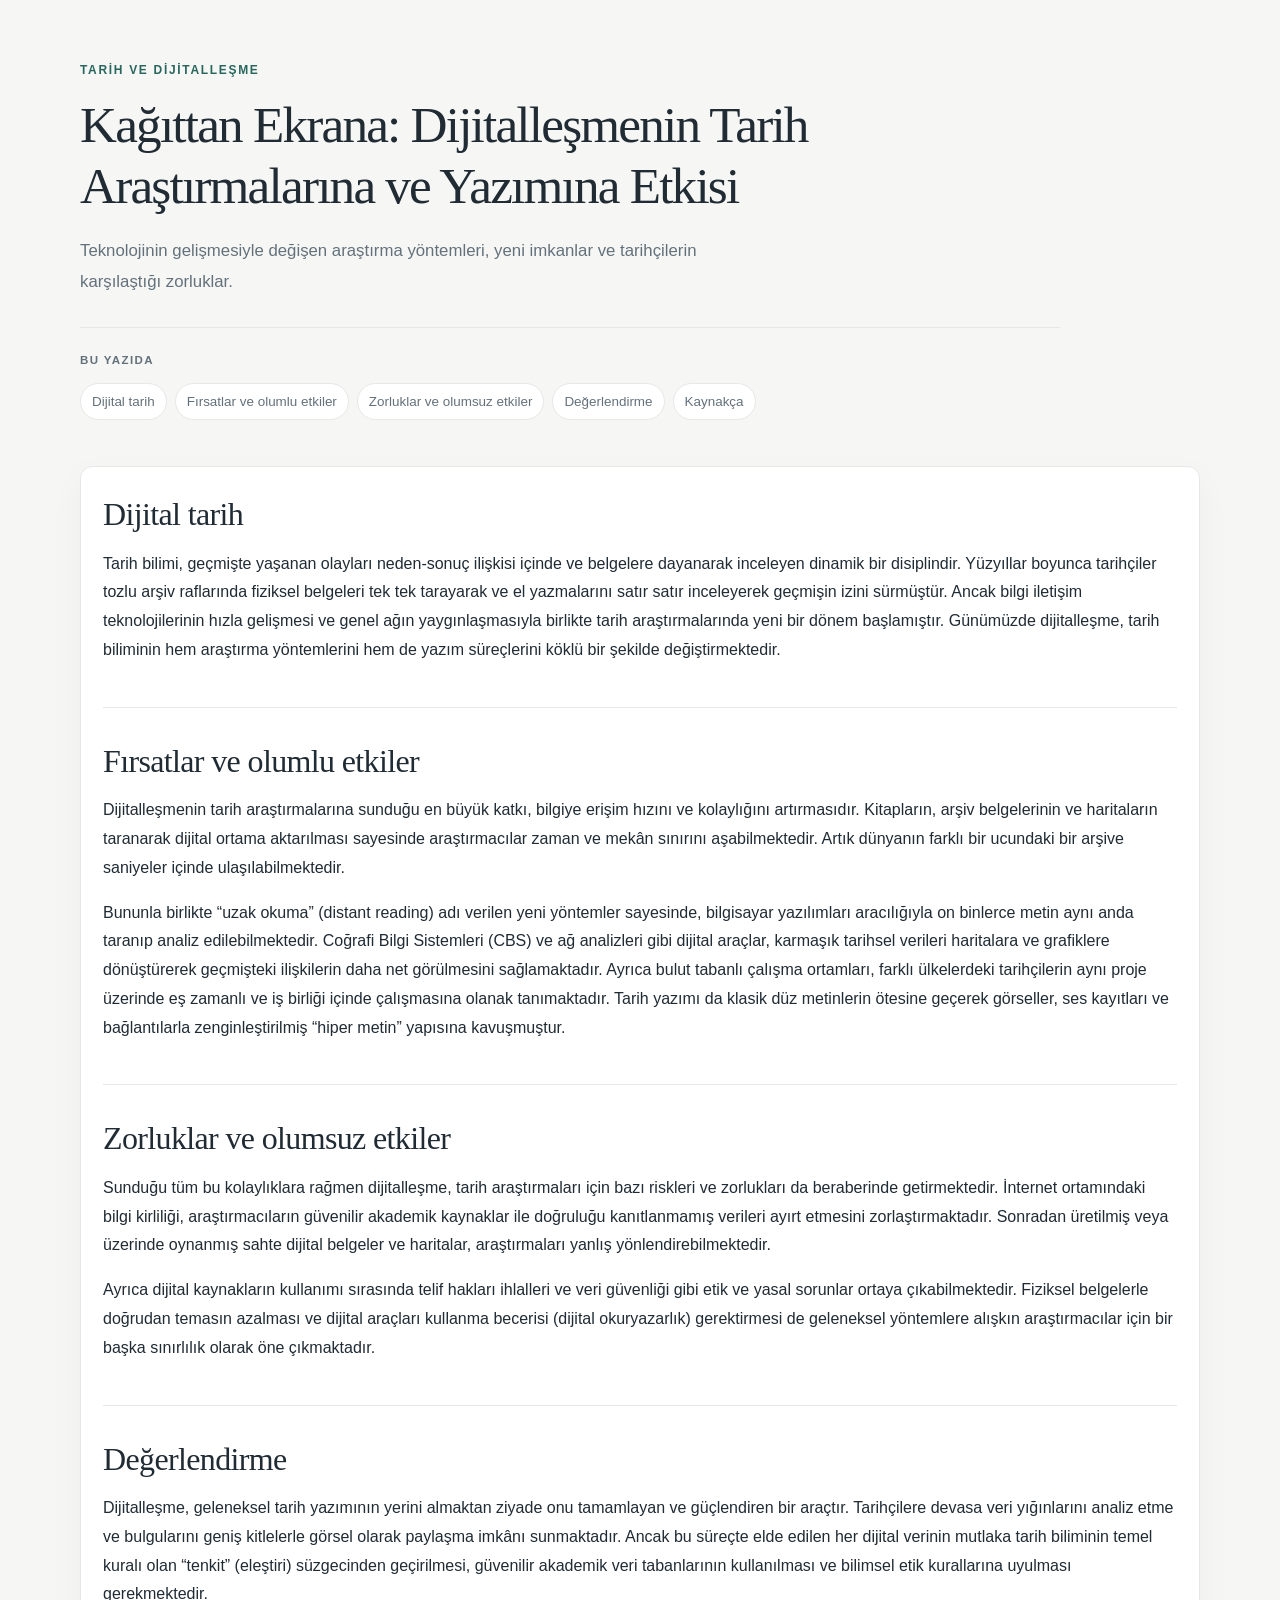
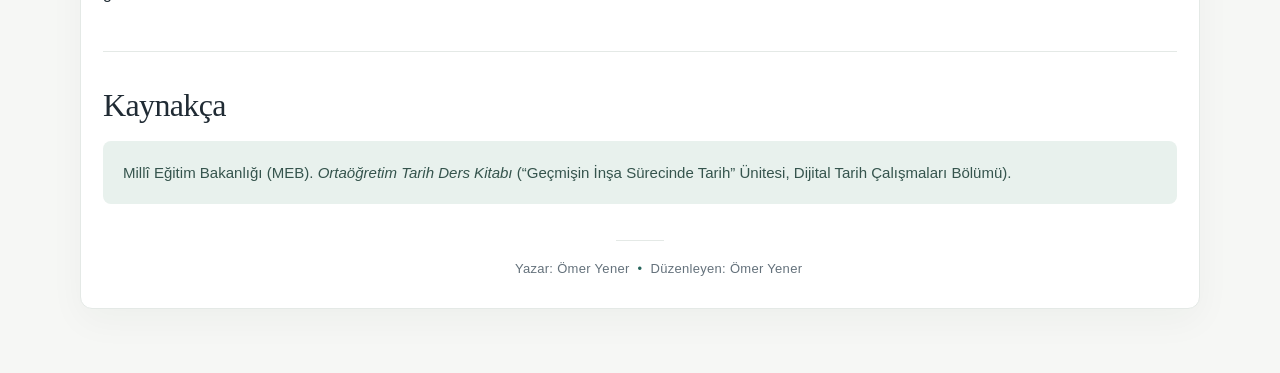
<file: Bloglar/tarih-ve-dijitallesme.html>
<!DOCTYPE html>
<html lang="tr">

<head>
  <meta charset="UTF-8">
  <meta name="viewport" content="width=device-width, initial-scale=1.0">
  <meta name="theme-color" content="#f6f7f5">
  <meta name="description" content="Dijitalleşmenin tarih araştırmalarına ve tarih yazımına etkileri.">
  <title>Tarih ve Dijitalleşme</title>
  <style>
    :root {
      color-scheme: light;
      --paper: #f6f7f5;
      --surface: #ffffff;
      --ink: #202b34;
      --muted: #64717b;
      --accent: #28665d;
      --accent-soft: #e8f1ed;
      --line: #e4e9e6;
      --serif: Georgia, "Times New Roman", serif;
      --sans: "Segoe UI", Arial, sans-serif;
    }

    * {
      box-sizing: border-box;
    }

    html {
      scroll-behavior: smooth;
      scroll-padding-top: 2rem;
    }

    body {
      margin: 0;
      background: var(--paper);
      color: var(--ink);
      font-family: var(--sans);
      font-size: 16px;
      line-height: 1.8;
      -webkit-font-smoothing: antialiased;
    }

    a {
      color: inherit;
    }

    .page {
      width: min(1120px, calc(100% - 48px));
      margin: 0 auto;
      padding: 48px 0 64px;
    }

    .eyebrow {
      margin: 0 0 12px;
      color: var(--accent);
      font-size: 0.75rem;
      font-weight: 700;
      letter-spacing: 0.14em;
      text-transform: uppercase;
    }

    .hero {
      max-width: 980px;
      margin: 0;
      padding: 12px 0 30px;
      border-bottom: 1px solid var(--line);
    }

    h1,
    h2 {
      font-family: var(--serif);
      font-weight: 500;
      line-height: 1.2;
    }

    h1 {
      max-width: 920px;
      margin: 0;
      font-size: clamp(2.1rem, 4vw, 3.25rem);
      letter-spacing: -0.035em;
      text-wrap: balance;
    }

    .hero-intro {
      max-width: 680px;
      margin: 20px 0 0;
      color: var(--muted);
      font-size: 1.05rem;
    }

    .layout {
      display: grid;
      grid-template-columns: 220px minmax(0, 720px);
      justify-content: center;
      gap: clamp(32px, 7vw, 88px);
      align-items: start;
    }

    .contents {
      position: sticky;
      top: 28px;
      padding: 18px 0;
      min-width: 0;
    }

    .contents-title {
      margin: 0 0 12px;
      color: var(--muted);
      font-size: 0.72rem;
      font-weight: 700;
      letter-spacing: 0.12em;
      text-transform: uppercase;
    }

    .contents ul {
      margin: 0;
      padding: 0;
      list-style: none;
    }

    .contents a {
      display: block;
      padding: 8px 12px;
      border-left: 2px solid transparent;
      color: var(--muted);
      font-size: 0.92rem;
      line-height: 1.45;
      text-decoration: none;
      transition: color 160ms ease, background-color 160ms ease, border-color 160ms ease;
    }

    .contents a:hover,
    .contents a:focus-visible {
      border-left-color: var(--accent);
      background: var(--accent-soft);
      color: var(--accent);
      outline: none;
    }

    main {
      margin-top: 18px;
      min-width: 0;
    }

    .article {
      padding: 36px clamp(24px, 5vw, 56px);
      border: 1px solid var(--line);
      border-radius: 12px;
      background: var(--surface);
      box-shadow: 0 12px 36px rgb(28 43 37 / 4%);
    }

    .article section+section {
      margin-top: 42px;
      padding-top: 34px;
      border-top: 1px solid var(--line);
    }

    h2 {
      margin: 0 0 16px;
      font-size: clamp(1.55rem, 3vw, 2rem);
      letter-spacing: -0.02em;
      scroll-margin-top: 24px;
    }

    p {
      margin: 0 0 16px;
    }

    p:last-child {
      margin-bottom: 0;
    }

    .source {
      padding: 18px 20px;
      border-radius: 8px;
      background: var(--accent-soft);
      color: #35544d;
      font-size: 0.94rem;
    }

    .source-label {
      display: block;
      margin-bottom: 4px;
      color: var(--accent);
      font-size: 0.7rem;
      font-weight: 700;
      letter-spacing: 0.12em;
      text-transform: uppercase;
    }

    @media (max-width: 760px) {
      .footer-authors {
        flex-direction: column;
        gap: 4px;
      }

      .author-left,
      .author-right {
        flex: none;
        text-align: center;
      }

      .author-separator {
        display: none;
      }
    }

      .hero {
        margin-bottom: 22px;
      }

      .layout {
        grid-template-columns: 1fr;
        gap: 12px;
      }

      .contents {
        position: static;
        padding: 0 0 8px;
      }

      .contents ul {
        display: flex;
        flex-wrap: wrap;
        gap: 8px;
        max-width: 100%;
        padding-bottom: 8px;
      }

      .contents li {
        flex: 0 0 auto;
      }

      .contents a {
        padding: 8px 11px;
        border: 1px solid var(--line);
        border-radius: 999px;
        background: var(--surface);
        font-size: 0.84rem;
        white-space: nowrap;
      }

      .contents a:hover,
      .contents a:focus-visible {
        border-color: var(--accent);
      }

      .article {
        padding: 28px 22px;
      }
    }

    @media (prefers-reduced-motion: reduce) {
      html {
        scroll-behavior: auto;
      }

      *,
      *::before,
      *::after {
        transition-duration: 0.01ms !important;
      }
    }

    .article-footer {
      margin-top: 36px;
      text-align: center;
      color: var(--muted);
      font-size: 13px;
      font-weight: 500;
      letter-spacing: 0.3px;
    }

    .footer-divider {
      border: none;
      height: 1px;
      background: var(--line);
      width: 48px;
      margin: 0 auto 16px;
    }

    .footer-authors {
      display: flex;
      justify-content: center;
      align-items: center;
      gap: 8px;
    }

    .author-left {
      flex: 1;
      text-align: right;
    }

    .author-separator {
      flex: 0 0 auto;
      color: var(--accent);
    }

    .author-right {
      flex: 1;
      text-align: left;
    }
  </style>
</head>

<body>
  <div class="page">
    <header class="hero">
      <p class="eyebrow">Tarih ve dijitalleşme</p>
      <h1>Kağıttan Ekrana: Dijitalleşmenin Tarih Araştırmalarına ve Yazımına Etkisi</h1>
      <p class="hero-intro">
        Teknolojinin gelişmesiyle değişen araştırma yöntemleri, yeni imkanlar ve tarihçilerin karşılaştığı zorluklar.
      </p>
    </header>

    <div class="layout">
      <nav class="contents" aria-label="Sayfa bölümleri">
        <p class="contents-title">Bu yazıda</p>
        <ul>
          <li><a href="#giris">Dijital tarih</a></li>
          <li><a href="#firsatlar">Fırsatlar ve olumlu etkiler</a></li>
          <li><a href="#zorluklar">Zorluklar ve olumsuz etkiler</a></li>
          <li><a href="#degerlendirme">Değerlendirme</a></li>
          <li><a href="#kaynakca">Kaynakça</a></li>
        </ul>
      </nav>

      <main>
        <article class="article">
          <section id="giris" aria-labelledby="giris-baslik">
            <h2 id="giris-baslik">Dijital tarih</h2>
            <p>
              Tarih bilimi, geçmişte yaşanan olayları neden-sonuç ilişkisi içinde ve belgelere dayanarak inceleyen
              dinamik
              bir disiplindir. Yüzyıllar boyunca tarihçiler tozlu arşiv raflarında fiziksel belgeleri tek tek tarayarak
              ve
              el yazmalarını satır satır inceleyerek geçmişin izini sürmüştür. Ancak bilgi iletişim teknolojilerinin
              hızla
              gelişmesi ve genel ağın yaygınlaşmasıyla birlikte tarih araştırmalarında yeni bir dönem başlamıştır.
              Günümüzde dijitalleşme, tarih biliminin hem araştırma yöntemlerini hem de yazım süreçlerini köklü bir
              şekilde
              değiştirmektedir.
            </p>
          </section>

          <section id="firsatlar" aria-labelledby="firsatlar-baslik">
            <h2 id="firsatlar-baslik">Fırsatlar ve olumlu etkiler</h2>
            <p>
              Dijitalleşmenin tarih araştırmalarına sunduğu en büyük katkı, bilgiye erişim hızını ve kolaylığını
              artırmasıdır. Kitapların, arşiv belgelerinin ve haritaların taranarak dijital ortama aktarılması sayesinde
              araştırmacılar zaman ve mekân sınırını aşabilmektedir. Artık dünyanın farklı bir ucundaki bir arşive
              saniyeler içinde ulaşılabilmektedir.
            </p>
            <p>
              Bununla birlikte “uzak okuma” (distant reading) adı verilen yeni yöntemler sayesinde, bilgisayar
              yazılımları
              aracılığıyla on binlerce metin aynı anda taranıp analiz edilebilmektedir. Coğrafi Bilgi Sistemleri (CBS)
              ve
              ağ analizleri gibi dijital araçlar, karmaşık tarihsel verileri haritalara ve grafiklere dönüştürerek
              geçmişteki ilişkilerin daha net görülmesini sağlamaktadır. Ayrıca bulut tabanlı çalışma ortamları, farklı
              ülkelerdeki tarihçilerin aynı proje üzerinde eş zamanlı ve iş birliği içinde çalışmasına olanak
              tanımaktadır.
              Tarih yazımı da klasik düz metinlerin ötesine geçerek görseller, ses kayıtları ve bağlantılarla
              zenginleştirilmiş “hiper metin” yapısına kavuşmuştur.
            </p>
          </section>

          <section id="zorluklar" aria-labelledby="zorluklar-baslik">
            <h2 id="zorluklar-baslik">Zorluklar ve olumsuz etkiler</h2>
            <p>
              Sunduğu tüm bu kolaylıklara rağmen dijitalleşme, tarih araştırmaları için bazı riskleri ve zorlukları da
              beraberinde getirmektedir. İnternet ortamındaki bilgi kirliliği, araştırmacıların güvenilir akademik
              kaynaklar ile doğruluğu kanıtlanmamış verileri ayırt etmesini zorlaştırmaktadır. Sonradan üretilmiş veya
              üzerinde oynanmış sahte dijital belgeler ve haritalar, araştırmaları yanlış yönlendirebilmektedir.
            </p>
            <p>
              Ayrıca dijital kaynakların kullanımı sırasında telif hakları ihlalleri ve veri güvenliği gibi etik ve
              yasal
              sorunlar ortaya çıkabilmektedir. Fiziksel belgelerle doğrudan temasın azalması ve dijital araçları
              kullanma
              becerisi (dijital okuryazarlık) gerektirmesi de geleneksel yöntemlere alışkın araştırmacılar için bir
              başka
              sınırlılık olarak öne çıkmaktadır.
            </p>
          </section>

          <section id="degerlendirme" aria-labelledby="degerlendirme-baslik">
            <h2 id="degerlendirme-baslik">Değerlendirme</h2>
            <p>
              Dijitalleşme, geleneksel tarih yazımının yerini almaktan ziyade onu tamamlayan ve güçlendiren bir araçtır.
              Tarihçilere devasa veri yığınlarını analiz etme ve bulgularını geniş kitlelerle görsel olarak paylaşma
              imkânı
              sunmaktadır. Ancak bu süreçte elde edilen her dijital verinin mutlaka tarih biliminin temel kuralı olan
              “tenkit” (eleştiri) süzgecinden geçirilmesi, güvenilir akademik veri tabanlarının kullanılması ve bilimsel
              etik kurallarına uyulması gerekmektedir.
            </p>
          </section>

          <section id="kaynakca" aria-labelledby="kaynakca-baslik">
            <h2 id="kaynakca-baslik">Kaynakça</h2>
            <p class="source">
              Millî Eğitim Bakanlığı (MEB). <em>Ortaöğretim Tarih Ders Kitabı</em> (“Geçmişin İnşa Sürecinde Tarih”
              Ünitesi, Dijital Tarih Çalışmaları Bölümü).
            </p>
          </section>
          <div class="article-footer">
            <hr class="footer-divider">
            <div class="footer-authors">
              <div class="author-left">Yazar: Ömer Yener</div>
              <div class="author-separator">•</div>
              <div class="author-right">Düzenleyen: Ömer Yener</div>
            </div>
          </div>
        </article>
      </main>
    </div>
  </div>
</body>

</html>
</file>
<file: Atatürk İlkeleri/style.css>
/* ============================================
   ATATÜRK İLKELERİ - Modern Web Design
   ============================================ */

/* Reset & Base */
*,
*::before,
*::after {
    margin: 0;
    padding: 0;
    box-sizing: border-box;
}

:root {
    --bg-primary: #0a0a0f;
    --bg-secondary: #12121a;
    --bg-card: rgba(255, 255, 255, 0.03);
    --bg-card-hover: rgba(255, 255, 255, 0.06);
    --text-primary: #f0f0f5;
    --text-secondary: rgba(240, 240, 245, 0.6);
    --text-muted: rgba(240, 240, 245, 0.35);
    --accent-red: #e63946;
    --accent-red-glow: rgba(230, 57, 70, 0.3);
    --accent-gold: #f4a261;
    --accent-gold-glow: rgba(244, 162, 97, 0.2);
    --border-subtle: rgba(255, 255, 255, 0.06);
    --border-hover: rgba(230, 57, 70, 0.3);
    --gradient-red: linear-gradient(135deg, #e63946, #c1121f);
    --gradient-dark: linear-gradient(180deg, #0a0a0f 0%, #12121a 100%);
    --shadow-card: 0 4px 30px rgba(0, 0, 0, 0.3);
    --shadow-glow: 0 0 60px rgba(230, 57, 70, 0.08);
    --radius-lg: 20px;
    --radius-md: 12px;
    --radius-sm: 8px;
    --transition: 0.4s cubic-bezier(0.25, 0.46, 0.45, 0.94);
}

html {
    scroll-behavior: smooth;
}

body {
    font-family: 'Outfit', sans-serif;
    background: var(--bg-primary);
    color: var(--text-primary);
    min-height: 100vh;
    overflow-x: hidden;
    line-height: 1.7;
}

/* ============================================
   Background Particles
   ============================================ */
.bg-particles {
    position: fixed;
    top: 0;
    left: 0;
    width: 100%;
    height: 100%;
    z-index: 0;
    pointer-events: none;
    overflow: hidden;
}

.particle {
    position: absolute;
    border-radius: 50%;
    background: radial-gradient(circle, var(--accent-red-glow), transparent 70%);
    animation: floatParticle 20s infinite ease-in-out;
    opacity: 0.4;
}

.particle:nth-child(1) {
    width: 400px;
    height: 400px;
    top: -100px;
    left: -100px;
    animation-delay: 0s;
    animation-duration: 25s;
}

.particle:nth-child(2) {
    width: 300px;
    height: 300px;
    top: 50%;
    right: -80px;
    background: radial-gradient(circle, var(--accent-gold-glow), transparent 70%);
    animation-delay: -5s;
    animation-duration: 22s;
}

.particle:nth-child(3) {
    width: 200px;
    height: 200px;
    bottom: 10%;
    left: 20%;
    animation-delay: -10s;
    animation-duration: 18s;
}

.particle:nth-child(4) {
    width: 350px;
    height: 350px;
    top: 30%;
    left: 50%;
    background: radial-gradient(circle, rgba(230, 57, 70, 0.1), transparent 70%);
    animation-delay: -3s;
    animation-duration: 28s;
}

.particle:nth-child(5) {
    width: 250px;
    height: 250px;
    bottom: 30%;
    right: 20%;
    background: radial-gradient(circle, var(--accent-gold-glow), transparent 70%);
    animation-delay: -8s;
    animation-duration: 20s;
}

.particle:nth-child(6) {
    width: 180px;
    height: 180px;
    top: 70%;
    left: 60%;
    animation-delay: -12s;
    animation-duration: 24s;
}

@keyframes floatParticle {
    0%, 100% {
        transform: translate(0, 0) scale(1);
    }
    25% {
        transform: translate(30px, -50px) scale(1.1);
    }
    50% {
        transform: translate(-20px, 30px) scale(0.9);
    }
    75% {
        transform: translate(40px, 20px) scale(1.05);
    }
}

/* ============================================
   Header
   ============================================ */
.header {
    position: relative;
    z-index: 1;
    padding: 80px 20px 60px;
    text-align: center;
    background: linear-gradient(180deg, rgba(230, 57, 70, 0.08) 0%, transparent 100%);
}

.header-content {
    max-width: 800px;
    margin: 0 auto;
}

.star {
    font-size: 48px;
    color: var(--accent-red);
    margin-bottom: 24px;
    display: inline-block;
    animation: pulseStar 3s infinite ease-in-out;
    filter: drop-shadow(0 0 20px var(--accent-red-glow));
}

@keyframes pulseStar {
    0%, 100% {
        transform: scale(1);
        opacity: 1;
    }
    50% {
        transform: scale(1.15);
        opacity: 0.8;
    }
}

.title {
    font-size: clamp(2.5rem, 6vw, 4.5rem);
    font-weight: 900;
    letter-spacing: 6px;
    background: linear-gradient(135deg, #ffffff 0%, #e63946 50%, #f4a261 100%);
    background-size: 200% 200%;
    -webkit-background-clip: text;
    -webkit-text-fill-color: transparent;
    background-clip: text;
    animation: gradientShift 6s ease-in-out infinite;
    margin-bottom: 16px;
    line-height: 1.2;
}

@keyframes gradientShift {
    0%, 100% {
        background-position: 0% 50%;
    }
    50% {
        background-position: 100% 50%;
    }
}

.subtitle {
    font-size: 1.1rem;
    font-weight: 300;
    color: var(--text-secondary);
    letter-spacing: 3px;
    text-transform: uppercase;
    margin-bottom: 32px;
}

.header-line {
    width: 80px;
    height: 3px;
    background: var(--gradient-red);
    margin: 0 auto;
    border-radius: 2px;
    box-shadow: 0 0 20px var(--accent-red-glow);
}

/* ============================================
   Container
   ============================================ */
.container {
    position: relative;
    z-index: 1;
    max-width: 1200px;
    margin: 0 auto;
    padding: 40px 20px 80px;
}

/* ============================================
   Principles Grid
   ============================================ */
.principles-grid {
    display: grid;
    grid-template-columns: repeat(auto-fit, minmax(340px, 1fr));
    gap: 28px;
}

/* ============================================
   Card Design
   ============================================ */
.card {
    position: relative;
    background: var(--bg-card);
    border: 1px solid var(--border-subtle);
    border-radius: var(--radius-lg);
    padding: 40px 32px 32px;
    backdrop-filter: blur(20px);
    -webkit-backdrop-filter: blur(20px);
    transition: var(--transition);
    overflow: hidden;
    cursor: default;
}

.card::before {
    content: '';
    position: absolute;
    top: 0;
    left: 0;
    right: 0;
    height: 3px;
    background: var(--gradient-red);
    opacity: 0;
    transition: var(--transition);
}

.card::after {
    content: '';
    position: absolute;
    top: 0;
    left: 0;
    width: 100%;
    height: 100%;
    background: radial-gradient(circle at 50% 0%, var(--accent-red-glow), transparent 60%);
    opacity: 0;
    transition: var(--transition);
    pointer-events: none;
}

.card:hover {
    background: var(--bg-card-hover);
    border-color: var(--border-hover);
    transform: translateY(-8px);
    box-shadow: var(--shadow-glow);
}

.card:hover::before {
    opacity: 1;
}

.card:hover::after {
    opacity: 0.15;
}

.card-icon {
    font-size: 2.2rem;
    margin-bottom: 16px;
    display: inline-block;
    transition: var(--transition);
    filter: grayscale(0.5);
    opacity: 0.7;
}

.card:hover .card-icon {
    filter: grayscale(0);
    opacity: 1;
    transform: scale(1.1);
}

.card-number {
    position: absolute;
    top: 20px;
    right: 28px;
    font-size: 4rem;
    font-weight: 900;
    color: rgba(255, 255, 255, 0.03);
    line-height: 1;
    transition: var(--transition);
    user-select: none;
}

.card:hover .card-number {
    color: rgba(230, 57, 70, 0.08);
}

.card-title {
    font-size: 1.5rem;
    font-weight: 700;
    margin-bottom: 16px;
    letter-spacing: 1px;
    color: var(--text-primary);
    transition: var(--transition);
}

.card:hover .card-title {
    color: var(--accent-red);
}

.card-divider {
    width: 40px;
    height: 2px;
    background: var(--accent-red);
    opacity: 0.4;
    margin-bottom: 18px;
    border-radius: 1px;
    transition: var(--transition);
}

.card:hover .card-divider {
    width: 60px;
    opacity: 1;
    box-shadow: 0 0 12px var(--accent-red-glow);
}

.card-text {
    font-size: 0.95rem;
    font-weight: 300;
    color: var(--text-secondary);
    line-height: 1.8;
    margin-bottom: 20px;
    transition: var(--transition);
}

.card:hover .card-text {
    color: rgba(240, 240, 245, 0.75);
}

.card-tag {
    display: inline-block;
    font-size: 0.7rem;
    font-weight: 600;
    letter-spacing: 2px;
    text-transform: uppercase;
    color: var(--accent-red);
    background: rgba(230, 57, 70, 0.08);
    border: 1px solid rgba(230, 57, 70, 0.15);
    padding: 6px 14px;
    border-radius: 100px;
    transition: var(--transition);
}

.card:hover .card-tag {
    background: rgba(230, 57, 70, 0.15);
    border-color: rgba(230, 57, 70, 0.3);
    box-shadow: 0 0 20px rgba(230, 57, 70, 0.1);
}

/* ============================================
   Individual Card Accent Colors
   ============================================ */
#cumhuriyetcilik:hover .card-title { color: #e63946; }
#cumhuriyetcilik:hover .card-divider { background: #e63946; }

#milliyetcilik:hover .card-title { color: #f4a261; }
#milliyetcilik:hover .card-divider { background: #f4a261; }
#milliyetcilik .card-tag { color: #f4a261; background: rgba(244, 162, 97, 0.08); border-color: rgba(244, 162, 97, 0.15); }
#milliyetcilik:hover .card-tag { background: rgba(244, 162, 97, 0.15); border-color: rgba(244, 162, 97, 0.3); }

#halkcilik:hover .card-title { color: #e76f51; }
#halkcilik:hover .card-divider { background: #e76f51; }
#halkcilik .card-tag { color: #e76f51; background: rgba(231, 111, 81, 0.08); border-color: rgba(231, 111, 81, 0.15); }
#halkcilik:hover .card-tag { background: rgba(231, 111, 81, 0.15); border-color: rgba(231, 111, 81, 0.3); }

#devletcilik:hover .card-title { color: #2a9d8f; }
#devletcilik:hover .card-divider { background: #2a9d8f; }
#devletcilik .card-tag { color: #2a9d8f; background: rgba(42, 157, 143, 0.08); border-color: rgba(42, 157, 143, 0.15); }
#devletcilik:hover .card-tag { background: rgba(42, 157, 143, 0.15); border-color: rgba(42, 157, 143, 0.3); }

#laiklik:hover .card-title { color: #a8dadc; }
#laiklik:hover .card-divider { background: #a8dadc; }
#laiklik .card-tag { color: #a8dadc; background: rgba(168, 218, 220, 0.08); border-color: rgba(168, 218, 220, 0.15); }
#laiklik:hover .card-tag { background: rgba(168, 218, 220, 0.15); border-color: rgba(168, 218, 220, 0.3); }

#inkilapcilik:hover .card-title { color: #e9c46a; }
#inkilapcilik:hover .card-divider { background: #e9c46a; }
#inkilapcilik .card-tag { color: #e9c46a; background: rgba(233, 196, 106, 0.08); border-color: rgba(233, 196, 106, 0.15); }
#inkilapcilik:hover .card-tag { background: rgba(233, 196, 106, 0.15); border-color: rgba(233, 196, 106, 0.3); }

/* ============================================
   Footer
   ============================================ */
.footer {
    position: relative;
    z-index: 1;
    text-align: center;
    padding: 60px 20px 40px;
    background: linear-gradient(180deg, transparent 0%, rgba(230, 57, 70, 0.04) 100%);
}

.footer-content {
    max-width: 600px;
    margin: 0 auto;
}

.quote {
    font-size: 1.4rem;
    font-weight: 400;
    font-style: italic;
    color: var(--text-primary);
    margin-bottom: 8px;
    letter-spacing: 1px;
}

.author {
    font-size: 0.9rem;
    font-weight: 500;
    color: var(--accent-red);
    letter-spacing: 2px;
    margin-bottom: 32px;
}

.footer-line {
    width: 50px;
    height: 1px;
    background: var(--border-subtle);
    margin: 0 auto 20px;
}

.copyright {
    font-size: 0.8rem;
    font-weight: 300;
    color: var(--text-muted);
    letter-spacing: 1px;
}

/* ============================================
   Scroll Animation (Fade In)
   ============================================ */
.card {
    opacity: 0;
    transform: translateY(40px);
    animation: fadeInUp 0.8s forwards;
}

.card:nth-child(1) { animation-delay: 0.1s; }
.card:nth-child(2) { animation-delay: 0.2s; }
.card:nth-child(3) { animation-delay: 0.3s; }
.card:nth-child(4) { animation-delay: 0.4s; }
.card:nth-child(5) { animation-delay: 0.5s; }
.card:nth-child(6) { animation-delay: 0.6s; }

@keyframes fadeInUp {
    to {
        opacity: 1;
        transform: translateY(0);
    }
}

/* ============================================
   Responsive Design
   ============================================ */
@media (max-width: 768px) {
    .header {
        padding: 60px 16px 40px;
    }

    .title {
        letter-spacing: 3px;
    }

    .subtitle {
        font-size: 0.9rem;
        letter-spacing: 2px;
    }

    .principles-grid {
        grid-template-columns: 1fr;
        gap: 20px;
    }

    .card {
        padding: 32px 24px 28px;
    }

    .container {
        padding: 20px 16px 60px;
    }

    .quote {
        font-size: 1.1rem;
    }
}

@media (max-width: 480px) {
    .star {
        font-size: 36px;
    }

    .card-title {
        font-size: 1.3rem;
    }

    .card-number {
        font-size: 3rem;
    }
}

/* ============================================
   Selection Styling
   ============================================ */
::selection {
    background: var(--accent-red);
    color: white;
}

/* Scrollbar */
::-webkit-scrollbar {
    width: 8px;
}

::-webkit-scrollbar-track {
    background: var(--bg-primary);
}

::-webkit-scrollbar-thumb {
    background: rgba(230, 57, 70, 0.3);
    border-radius: 4px;
}

::-webkit-scrollbar-thumb:hover {
    background: rgba(230, 57, 70, 0.5);
}
</file>
